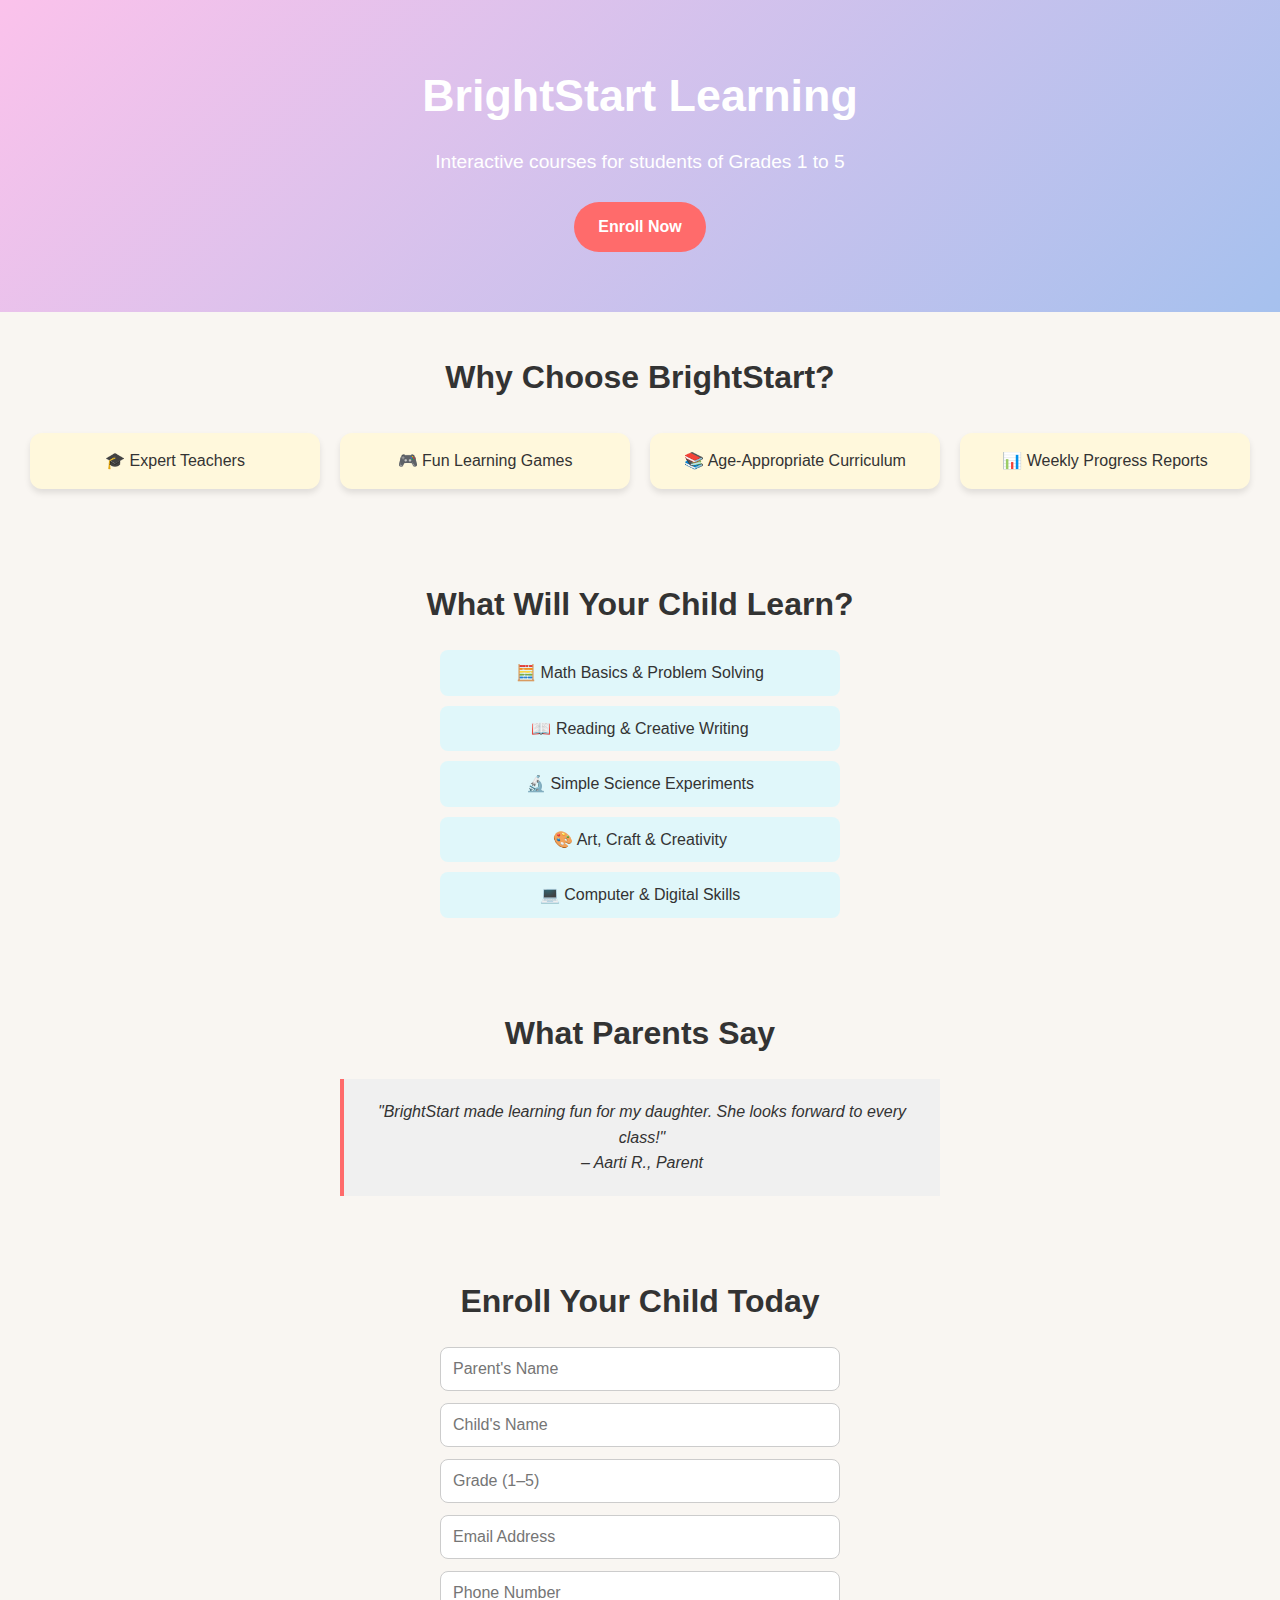
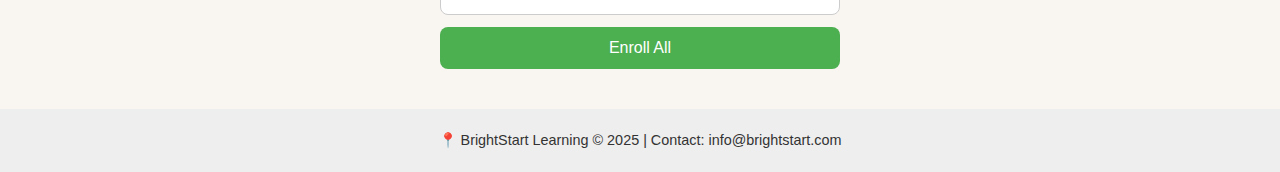
<file: index.html>
<!DOCTYPE html>
<html lang="en">
<head>
  <meta charset="UTF-8" />
  <meta name="viewport" content="width=device-width, initial-scale=1.0"/>
  <title>BrightStart - Learn with Fun!</title>
  <link rel="stylesheet" href="style.css" />
</head>
<body>

  <!-- Hero Section -->
  <header class="hero">
    <h1 class="hero-title">BrightStart Learning</h1>
    <p>Interactive courses for students of Grades 1 to 5</p>
    <a href="#enroll" class="cta-btn enroll-btn">Enroll Now</a>
  </header>

  <!-- Course Highlights -->
  <section class="features">
    <h2>Why Choose BrightStart?</h2>
    <div class="feature-grid">
      <div class="card">🎓 Expert Teachers</div>
      <div class="card">🎮 Fun Learning Games</div>
      <div class="card">📚 Age-Appropriate Curriculum</div>
      <div class="card">📊 Weekly Progress Reports</div>
    </div>
  </section>

  <!-- What You'll Learn -->
  <section class="learning">
    <h2>What Will Your Child Learn?</h2>
    <ul>
      <li class="card">🧮 Math Basics & Problem Solving</li>
      <li class="card">📖 Reading & Creative Writing</li>
      <li class="card">🔬 Simple Science Experiments</li>
      <li class="card">🎨 Art, Craft & Creativity</li>
      <li class="card">💻 Computer & Digital Skills</li>
    </ul>
  </section>

  <!-- Testimonials -->
  <section class="testimonials">
    <h2>What Parents Say</h2>
    <blockquote>
      "BrightStart made learning fun for my daughter. She looks forward to every class!"<br>
      – Aarti R., Parent
    </blockquote>
  </section>

  <!-- Enroll Section -->
  <section class="enroll" id="enroll">
    <h2>Enroll Your Child Today</h2>
    <form action="success.html">
      <input type="text" placeholder="Parent's Name" required />
      <input type="text" placeholder="Child's Name" required />
      <input type="number" placeholder="Grade (1–5)" min="1" max="5" required />
      <input type="email" placeholder="Email Address" required />
      <input type="tel" placeholder="Phone Number" required />
      <button type="submit">Enroll All</button>
    </form>
  </section>

  <!-- Footer -->
  <footer>
    <p>📍 BrightStart Learning © 2025 | Contact: info@brightstart.com</p>
  </footer>

</body>
</html>
</file>
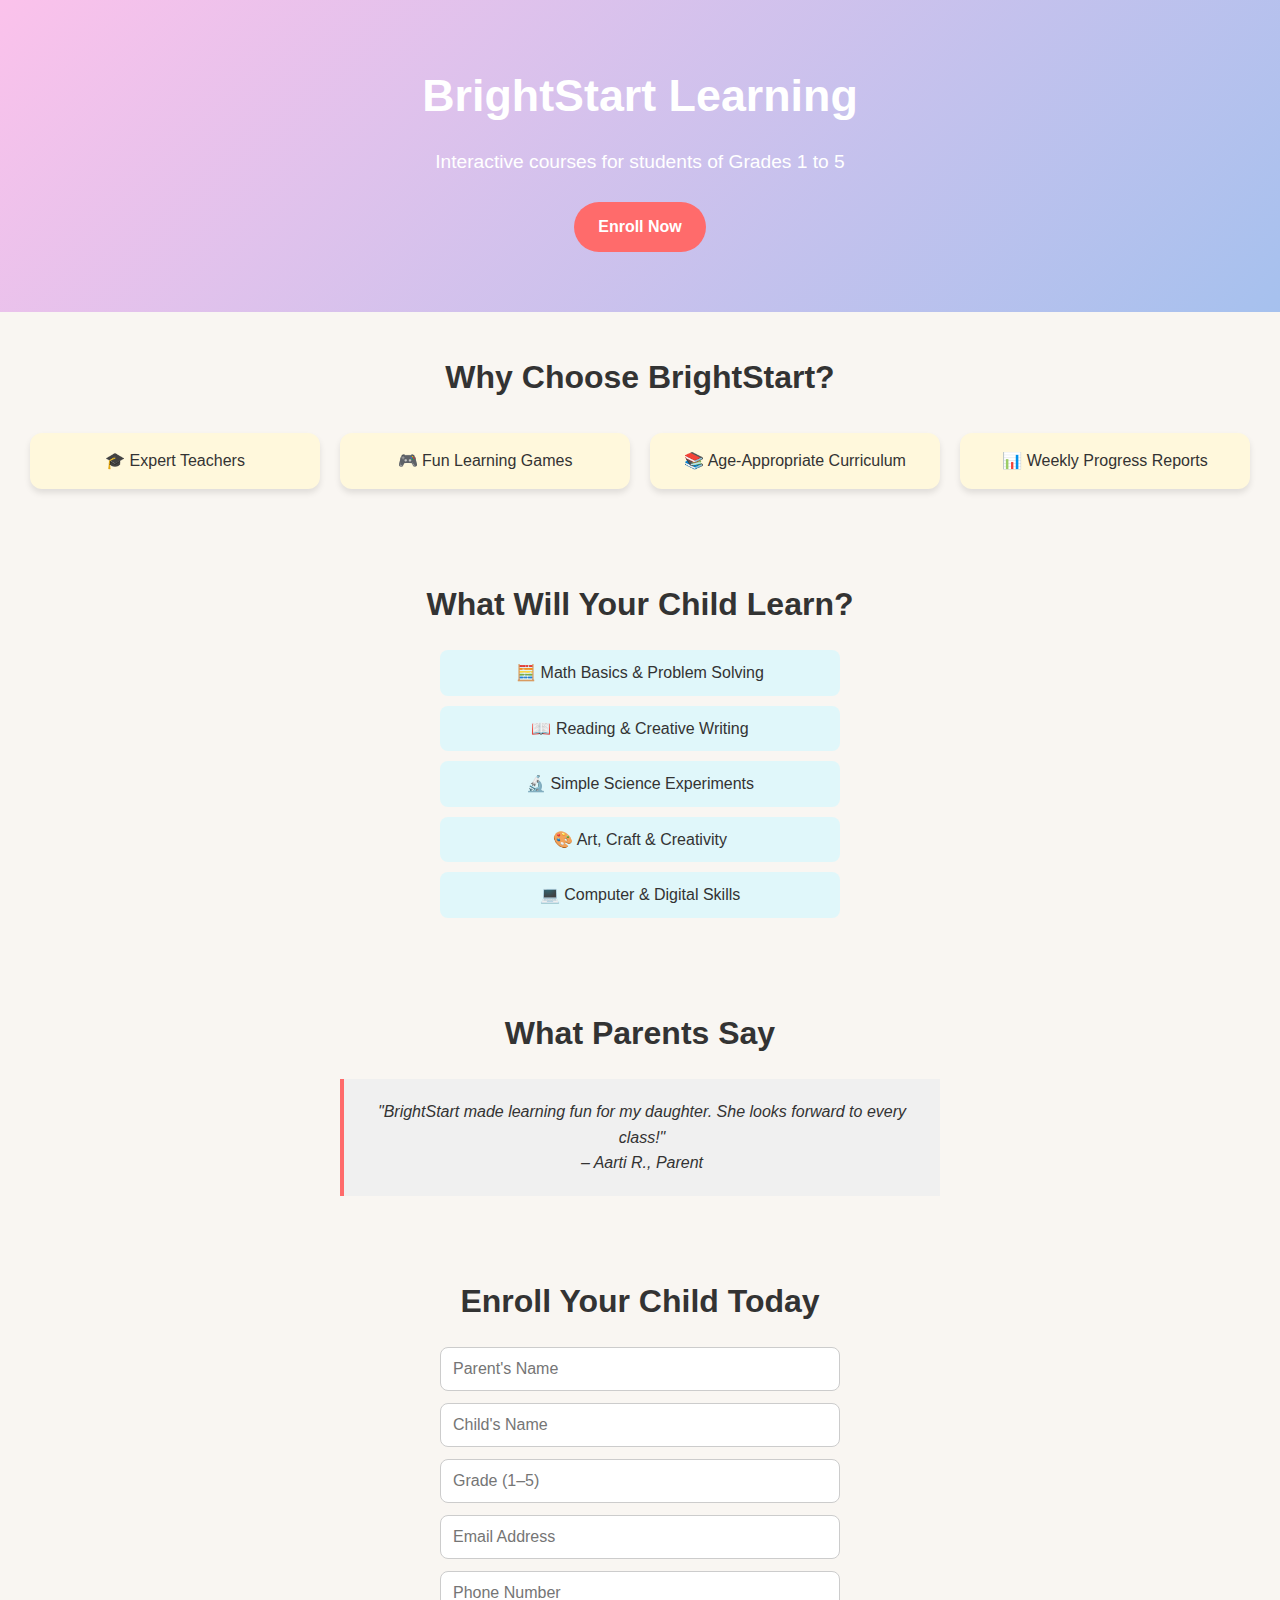
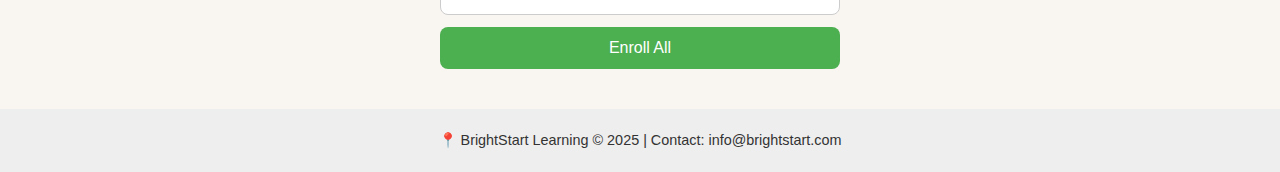
<file: style.html>
<!DOCTYPE html>
<html lang="en">
<head>
  <meta charset="UTF-8" />
  <meta name="viewport" content="width=device-width, initial-scale=1.0"/>
  <title>BrightStart - Learn with Fun!</title>
  <link rel="stylesheet" href="style.css" />
</head>
<body>

  <!-- Hero Section -->
  <header class="hero">
    <h1 class="hero-title">BrightStart Learning</h1>
    <p>Interactive courses for students of Grades 1 to 5</p>
    <a href="#enroll" class="cta-btn enroll-btn">Enroll Now</a>
  </header>

  <!-- Course Highlights -->
  <section class="features">
    <h2>Why Choose BrightStart?</h2>
    <div class="feature-grid">
      <div class="card">🎓 Expert Teachers</div>
      <div class="card">🎮 Fun Learning Games</div>
      <div class="card">📚 Age-Appropriate Curriculum</div>
      <div class="card">📊 Weekly Progress Reports</div>
    </div>
  </section>

  <!-- What You'll Learn -->
  <section class="learning">
    <h2>What Will Your Child Learn?</h2>
    <ul>
      <li class="card">🧮 Math Basics & Problem Solving</li>
      <li class="card">📖 Reading & Creative Writing</li>
      <li class="card">🔬 Simple Science Experiments</li>
      <li class="card">🎨 Art, Craft & Creativity</li>
      <li class="card">💻 Computer & Digital Skills</li>
    </ul>
  </section>

  <!-- Testimonials -->
  <section class="testimonials">
    <h2>What Parents Say</h2>
    <blockquote>
      "BrightStart made learning fun for my daughter. She looks forward to every class!"<br>
      – Aarti R., Parent
    </blockquote>
  </section>

  <!-- Enroll Section -->
  <section class="enroll" id="enroll">
    <h2>Enroll Your Child Today</h2>
    <form action="success.html">
      <input type="text" placeholder="Parent's Name" required />
      <input type="text" placeholder="Child's Name" required />
      <input type="number" placeholder="Grade (1–5)" min="1" max="5" required />
      <input type="email" placeholder="Email Address" required />
      <input type="tel" placeholder="Phone Number" required />
      <button type="submit">Enroll All</button>
    </form>
  </section>

  <!-- Footer -->
  <footer>
    <p>📍 BrightStart Learning © 2025 | Contact: info@brightstart.com</p>
  </footer>

</body>
</html>
</file>
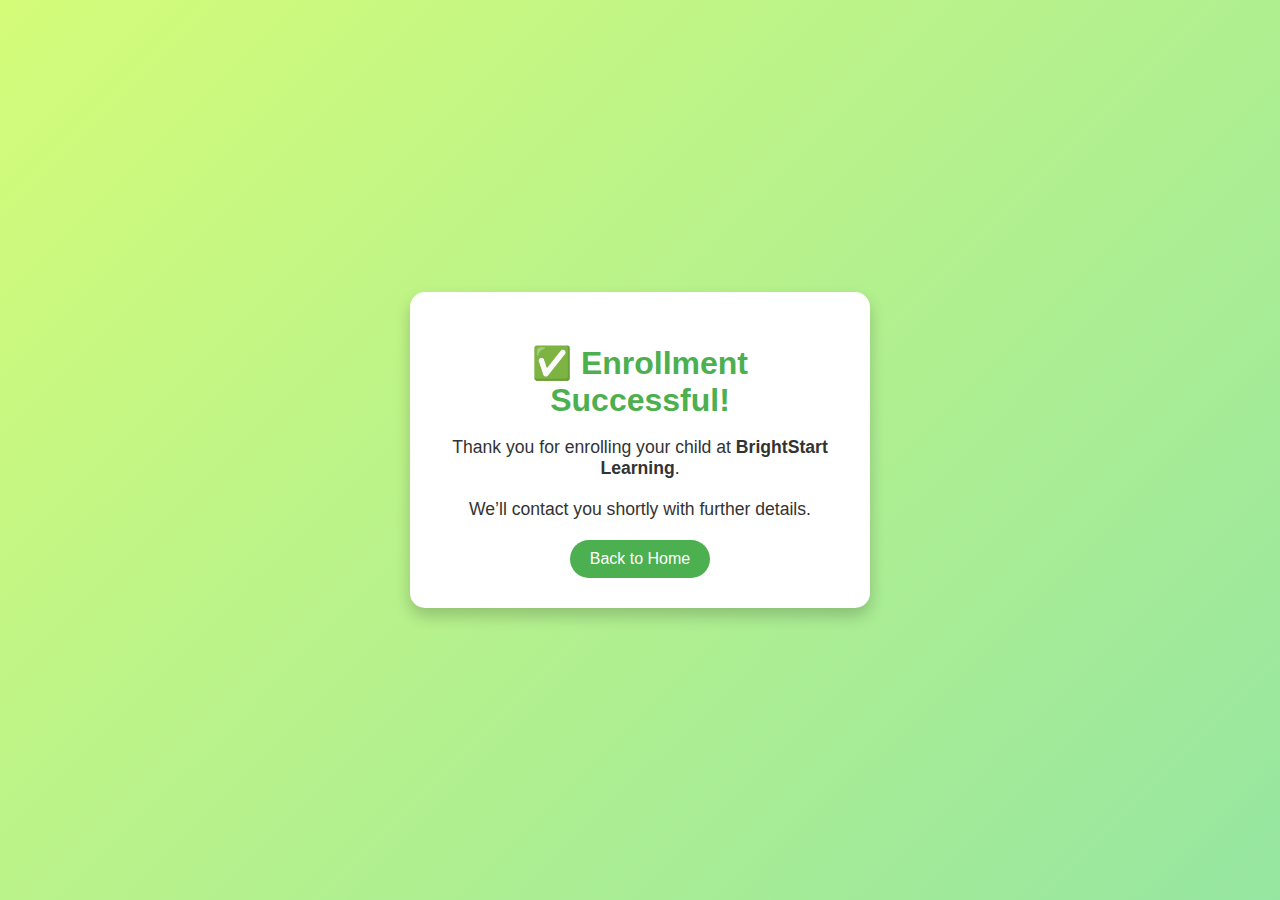
<file: success.html>
<!DOCTYPE html>
<html lang="en">
<head>
  <meta charset="UTF-8" />
  <meta name="viewport" content="width=device-width, initial-scale=1.0"/>
  <title>Enrollment Successful</title>
  <style>
    body {
      background: linear-gradient(135deg, #d4fc79, #96e6a1);
      display: flex;
      justify-content: center;
      align-items: center;
      height: 100vh;
      margin: 0;
      font-family: 'Segoe UI', sans-serif;
      text-align: center;
      color: #333;
      animation: fadeIn 1s ease-in;
    }

    .success-box {
      background: white;
      padding: 30px;
      border-radius: 15px;
      box-shadow: 0 8px 16px rgba(0,0,0,0.2);
      max-width: 400px;
    }

    .success-box h1 {
      font-size: 2rem;
      margin-bottom: 15px;
      color: #4caf50;
    }

    .success-box p {
      font-size: 1.1rem;
      margin-bottom: 20px;
    }

    .success-box a {
      display: inline-block;
      background-color: #4caf50;
      color: white;
      padding: 10px 20px;
      text-decoration: none;
      border-radius: 25px;
      transition: background-color 0.3s;
    }

    .success-box a:hover {
      background-color: #388e3c;
    }

    @keyframes fadeIn {
      from { opacity: 0; transform: translateY(20px); }
      to { opacity: 1; transform: translateY(0); }
    }
  </style>
</head>
<body>

  <div class="success-box">
    <h1>✅ Enrollment Successful!</h1>
    <p>Thank you for enrolling your child at <strong>BrightStart Learning</strong>.</p>
    <p>We’ll contact you shortly with further details.</p>
    <a href="index.html">Back to Home</a>
  </div>

</body>
</html>
</file>
<file: style.css>
* {
  margin: 0;
  padding: 0;
  box-sizing: border-box;
  font-family: 'Comic Sans MS', sans-serif;
}

body {
  background-color: #f9f6f2;
  color: #333;
  line-height: 1.6;
}

/* Animations */
@keyframes slideIn {
  from { transform: translateY(-50px); opacity: 0; }
  to { transform: translateY(0); opacity: 1; }
}

@keyframes zoomIn {
  from { transform: scale(0.8); opacity: 0; }
  to { transform: scale(1); opacity: 1; }
}

@keyframes bounce {
  0%, 100% { transform: translateY(0); }
  50% { transform: translateY(-5px); }
}

.hero-title {
  animation: slideIn 1s ease-out;
}

.card {
  animation: zoomIn 0.8s ease-out;
  transition: transform 0.3s;
}

.card:hover {
  transform: scale(1.03);
}

.enroll-btn {
  animation: bounce 1s infinite;
}

/* Hero Section */
.hero {
  background: linear-gradient(135deg, #fbc2eb, #a6c1ee);
  text-align: center;
  padding: 60px 20px;
}

.hero h1 {
  font-size: 2.8rem;
  color: #fff;
}

.hero p {
  font-size: 1.2rem;
  margin: 15px 0;
  color: #fff;
}

.cta-btn {
  background: #ff6b6b;
  color: white;
  padding: 12px 24px;
  text-decoration: none;
  font-weight: bold;
  border-radius: 30px;
  display: inline-block;
  margin-top: 10px;
}

/* Sections */
.features, .learning, .testimonials, .enroll {
  padding: 40px 20px;
  text-align: center;
}

.features h2, .learning h2, .testimonials h2, .enroll h2 {
  font-size: 2rem;
  color: #333;
  margin-bottom: 20px;
}

.feature-grid {
  display: grid;
  grid-template-columns: repeat(auto-fit, minmax(200px, 1fr));
  gap: 20px;
  padding: 10px;
}

.feature-grid div {
  background: #fff8dc;
  padding: 15px;
  border-radius: 12px;
  box-shadow: 0 4px 6px rgba(0,0,0,0.1);
}

.learning ul {
  list-style: none;
  padding: 0;
}

.learning li {
  background: #e0f7fa;
  margin: 10px auto;
  padding: 10px 15px;
  max-width: 400px;
  border-radius: 8px;
}

.testimonials blockquote {
  font-style: italic;
  background-color: #f0f0f0;
  padding: 20px;
  margin: 0 auto;
  max-width: 600px;
  border-left: 4px solid #ff6b6b;
}

.enroll form {
  display: flex;
  flex-direction: column;
  gap: 12px;
  max-width: 400px;
  margin: auto;
}

.enroll input, .enroll button {
  padding: 12px;
  font-size: 1rem;
  border-radius: 8px;
  border: 1px solid #ccc;
}

.enroll button {
  background-color: #4caf50;
  color: white;
  border: none;
  cursor: pointer;
}

/* Footer */
footer {
  background-color: #eee;
  text-align: center;
  padding: 20px;
  font-size: 0.9rem;
}

/* Responsive */
@media (max-width: 600px) {
  .hero h1 {
    font-size: 2rem;
  }

  .cta-btn {
    font-size: 1rem;
    padding: 10px 18px;
  }

  .card {
    margin: 10px 0;
  }
}
</file>
